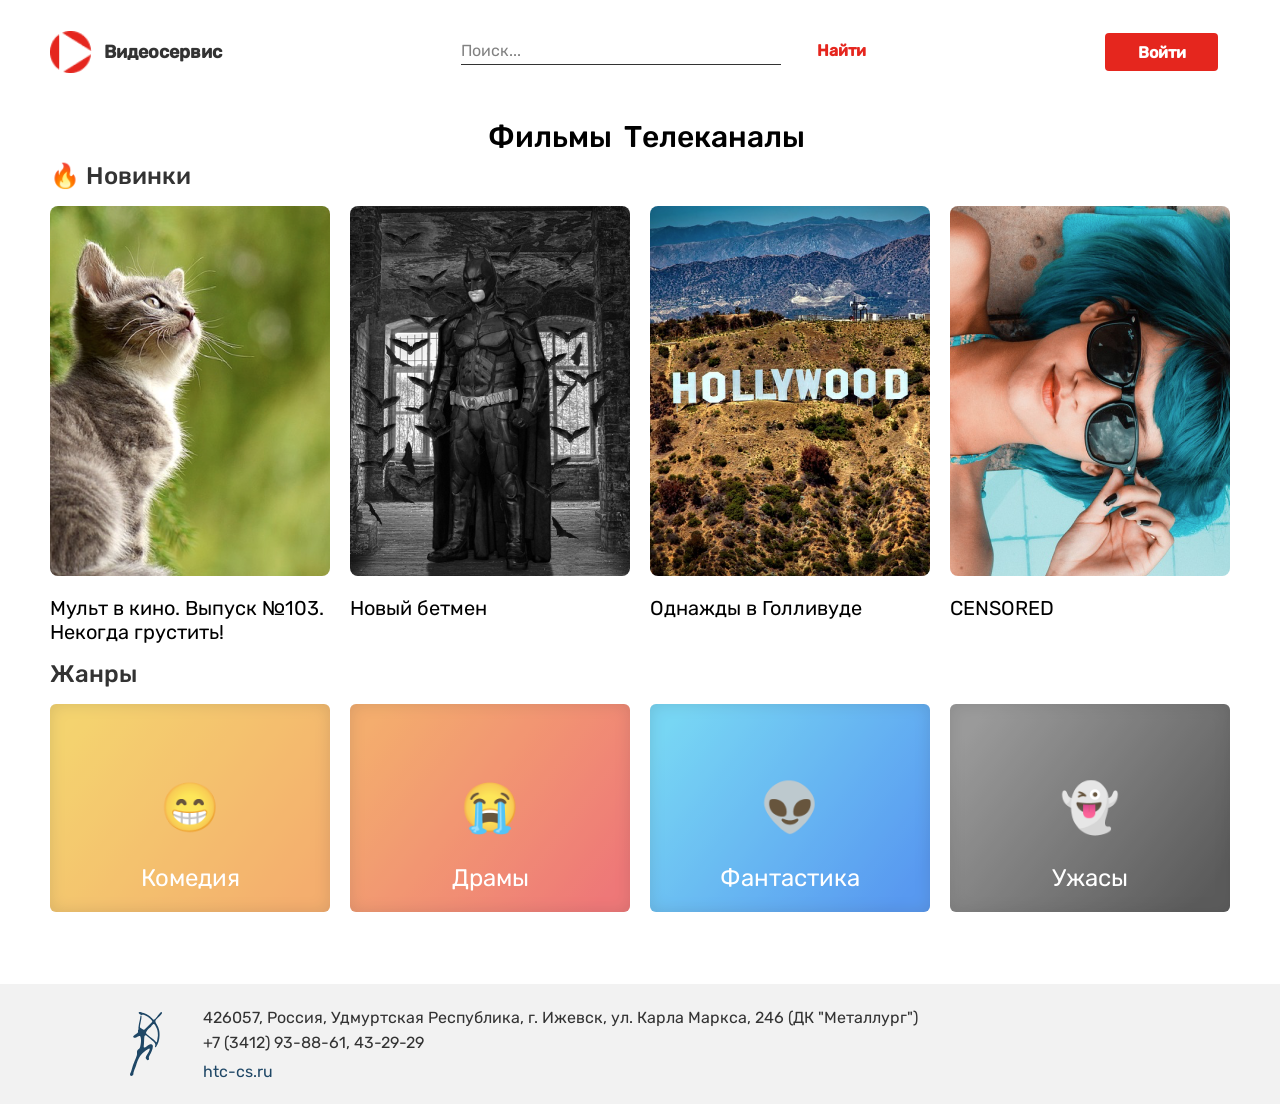
<file: index.html>
<!doctype html>
<html lang="ru">
<head>
    <meta charset="UTF-8">
    <meta name="viewport"
          content="width=device-width, initial-scale=1.0, maximum-scale=1.0, minimum-scale=1.0">
    <meta http-equiv="X-UA-Compatible" content="ie=edge">

    <link rel="stylesheet" href="css/style.css">
    <link rel="stylesheet" href="css/auth.css">

    <script src="auth.js"></script>

    <title>Фильмы/Телеканалы</title>
</head>

<div id="container-n" class="container-n">
    <div class="window">
        <p class="title">Вход</p>
        <input class="input-data" type="text" placeholder="Логин">
        <input class="input-data" type="text" placeholder="Пароль">
        <label class="checkbox-row">
            <input class="checkbox" type="checkbox">
            <span class="checkbox-visual"></span>
            <p class="checkbox-row-t">Запомнить</p>
        </label>
        <input class="btn auth-close" type="button" value="Войти">
    </div>
</div>


<body>
    <div class="container">
        <header class="header">
            <div class="header_logo">
                <img class="logo-img" src="img/sign.png" alt="" width="42" height="42">
                <p class="header-logo_name">Видеосервис</p>
            </div>
            <form action="">
                <input class="header_search-txt" type="text" placeholder="Поиск...">
                <input type="button" value="Найти" class="header_search-btn">
            </form>
            <form action="">
                <input type="button" value="Войти" class="header_enter-btn open-auth">
            </form>
        </header>
        <main>
            <nav class="nav-selector-div">
                <a href="" type="button" class="nav-selector">Фильмы</a>
                <a href="telechanals.html" type="button" class="nav-selector">Телеканалы</a>
            </nav>
            <div class="movies">
                <p class="movie-h">&#128293 Новинки</p>
                <div class="new">
                    <div class="new-item">
                        <img class="new-item-img" src="img/img_cat.png" alt="movie about cat">
                        <p class="new-item-p">Мульт в кино. Выпуск №103. Некогда грустить!</p>
                        <p class="new-item-p-desc">Lorem ipsum dolor sit amet, consectetur adipisicing elit. Dolore illo tempore veniam! Ea, impedit ipsa ipsam magnam maiores molestias nobis praesentium qui quibusdam, recusandae reiciendis, rerum temporibus ullam vero voluptatum!</p>
                    </div>
                    <div class="new-item">
                        <img class="new-item-img" src="img/img_bat.png" alt="movie about cat">
                        <p class="new-item-p">Новый бетмен</p>
                        <p class="new-item-p-desc">Lorem ipsum dolor sit amet, consectetur adipisicing elit. Dolore illo tempore veniam! Ea, impedit ipsa ipsam magnam maiores molestias nobis praesentium qui quibusdam, recusandae reiciendis, rerum temporibus ullam vero voluptatum!</p>
                    </div>
                    <div class="new-item">
                        <img class="new-item-img" src="img/img_holy.png" alt="movie about cat">
                        <p class="new-item-p">Однажды в Голливуде</p>
                        <p class="new-item-p-desc">Lorem ipsum dolor sit amet, consectetur adipisicing elit. Dolore illo tempore veniam! Ea, impedit ipsa ipsam magnam maiores molestias nobis praesentium qui quibusdam, recusandae reiciendis, rerum temporibus ullam vero voluptatum!</p>
                    </div>
                    <div class="new-item">
                        <img class="new-item-img" src="img/img_strip.png" alt="movie about cat">
                        <p class="new-item-p">CENSORED</p>
                        <p class="new-item-p-desc">Lorem ipsum dolor sit amet, consectetur adipisicing elit. Dolore illo tempore veniam! Ea, impedit ipsa ipsam magnam maiores molestias nobis praesentium qui quibusdam, recusandae reiciendis, rerum temporibus ullam vero voluptatum!</p>
                    </div>
                </div>
            </div>
            <div class="ganres">
                <p class="ganres-h">Жанры</p>
                <div class="ganres-cards">
                    <div class="ganres-items g1">
                        <p class="ganres-item-e">&#128513</p>
                        <p class="ganres-item-h">Комедия</p>
                    </div>
                    <div class="ganres-items g2">
                        <p class="ganres-item-e">&#128557</p>
                        <p class="ganres-item-h">Драмы</p>
                    </div>
                    <div class="ganres-items g3">
                        <p class="ganres-item-e">&#128125</p>
                        <p class="ganres-item-h">Фантастика</p>
                    </div>
                    <div class="ganres-items g4">
                        <p class="ganres-item-e">&#128123</p>
                        <p class="ganres-item-h">Ужасы</p>
                    </div>
                </div>
            </div>
        </main>
    </div>
    <footer class="footer">
        <div class="contanier footer-cotanier">
            <img src="img/logo.svg" alt="logo">
            <div class="footer-info">
                <p class="footer-info-p">426057, Россия, Удмуртская Республика, г. Ижевск, ул. Карла Маркса, 246 (ДК "Металлург")</p>
                <p class="footer-info-p">+7 (3412) 93-88-61, 43-29-29</p>
                <a class="footer-info-a" href="https://htc-cs.ru">htc-cs.ru</a>
            </div>
        </div>
    </footer>
</body>
</html>
</file>
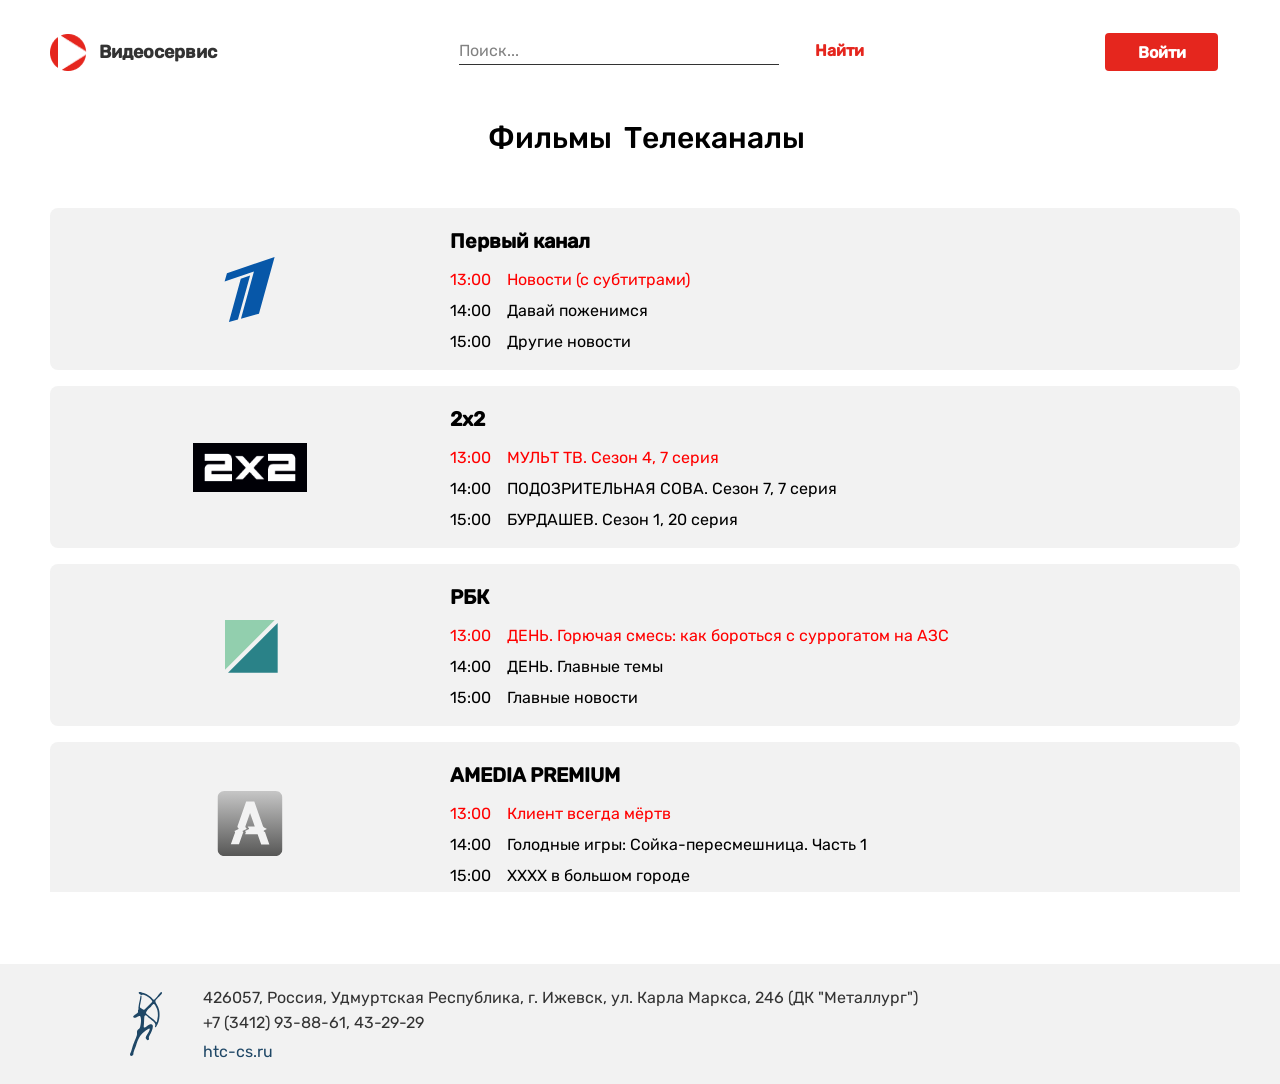
<file: telechanals.html>
<!doctype html>
<html lang="ru">
<head>
    <meta charset="UTF-8">
    <meta name="viewport"
          content="width=device-width, user-scalable=no, initial-scale=1.0, maximum-scale=1.0, minimum-scale=1.0">
    <meta http-equiv="X-UA-Compatible" content="ie=edge">
    <link rel="stylesheet" href="css/telechanals-style.css">
    <link rel="stylesheet" href="css/auth.css">
    <script src="auth.js"></script>
    <title>Telechanals</title>
</head>

<div id="container-n" class="container-n">
    <div class="window">
        <p class="title">Вход</p>
        <input class="input-data" type="text" placeholder="Логин">
        <input class="input-data" type="text" placeholder="Пароль">
        <label class="checkbox-row">
            <input class="checkbox" type="checkbox">
            <span class="checkbox-visual"></span>
            <p class="checkbox-row-t">Запомнить</p>
        </label>
        <input class="btn auth-close" type="button" value="Войти">
    </div>
</div>

<body>
<div class="container">
    <header class="header">
        <div class="header_logo">
            <img class="logo" src="img/sign.png" alt="">
            <p class="header-logo_name">Видеосервис</p>
        </div>
        <form action="">
            <input class="header_search-txt" type="text" placeholder="Поиск...">
            <input type="button" value="Найти" class="header_search-btn">
        </form>
        <form action="">
            <input type="button" value="Войти" class="header_enter-btn open-auth">
        </form>
    </header>
    <main>
        <nav class="nav-selector-div">
            <a href="index.html" type="button" class="nav-selector">Фильмы</a>
            <a href="" type="button" class="nav-selector">Телеканалы</a>
        </nav>
        <div class="page-data custom-scroll">
            <div class="block">
                <div class="block-image">
                    <img class="img1" src="img/1st.svg" alt="first channel">
                </div>
                <div class="block-data">
                    <p class="block-data-h">Первый канал</p>
                    <div class="block-data-menu">
                        <div>
                            <p class="time-m">13:00</p>
                            <p class="time-r">14:00</p>
                            <p class="time-r">15:00</p>
                        </div>
                        <div>
                            <p class="block-data-h-mt">Новости (с субтитрами)</p>
                            <p class="block-data-h-t">Давай поженимся</p>
                            <p class="block-data-h-t">Другие новости</p>
                        </div>
                    </div>
                </div>
            </div>
            <div class="block">
                <div class="block-image">
                    <img class="img2" src="img/2x2.svg" alt="2x2">
                </div>
                <div class="block-data">
                    <p class="block-data-h">2x2</p>
                    <div class="block-data-menu">
                        <div>
                            <p class="time-m">13:00</p>
                            <p class="time-r">14:00</p>
                            <p class="time-r">15:00</p>
                        </div>
                        <div>
                            <p class="block-data-h-mt">МУЛЬТ ТВ. Сезон 4, 7 серия</p>
                            <p class="block-data-h-t">ПОДОЗРИТЕЛЬНАЯ СОВА. Сезон 7, 7 серия</p>
                            <p class="block-data-h-t">БУРДАШЕВ. Сезон 1, 20 серия</p>
                        </div>
                    </div>
                </div>
            </div>
            <div class="block">
                <div class="block-image">
                    <div class="block-image">
                        <img class="img3-1" src="img/Fill 1 1.svg" alt="rbk2">
                        <img class="img3-2" src="img/Fill 2 1.svg" alt="rbk1">
                    </div>
                </div>
                <div class="block-data">
                    <p class="block-data-h">РБК</p>
                    <div class="block-data-menu">
                        <div>
                            <p class="time-m">13:00</p>
                            <p class="time-r">14:00</p>
                            <p class="time-r">15:00</p>
                        </div>
                        <div>
                            <p class="block-data-h-mt">ДЕНЬ. Горючая смесь: как бороться с суррогатом на АЗС</p>
                            <p class="block-data-h-t">ДЕНЬ. Главные темы</p>
                            <p class="block-data-h-t">Главные новости</p>
                        </div>
                    </div>
                </div>
            </div>
            <div class="block">
                <div class="block-image">
                    <img class="img4" src="img/amedia.svg" alt="amedia">
                </div>
                <div class="block-data">
                    <p class="block-data-h">AMEDIA PREMIUM</p>
                    <div class="block-data-menu">
                        <div>
                            <p class="time-m">13:00</p>
                            <p class="time-r">14:00</p>
                            <p class="time-r">15:00</p>
                        </div>
                        <div>
                            <p class="block-data-h-mt">Клиент всегда мёртв</p>
                            <p class="block-data-h-t">Голодные игры: Сойка-пересмешница. Часть 1</p>
                            <p class="block-data-h-t">XXXX в большом городе</p>
                        </div>
                    </div>
                </div>
            </div>
            <div class="block">
                <div class="block-image">
                    <div class="block-image">
                        <img class="img3-1" src="img/Fill 1 1.svg" alt="rbk2">
                        <img class="img3-2" src="img/Fill 2 1.svg" alt="rbk1">
                    </div>
                </div>
                <div class="block-data">
                    <p class="block-data-h">РБК</p>
                    <div class="block-data-menu">
                        <div>
                            <p class="time-m">13:00</p>
                            <p class="time-r">14:00</p>
                            <p class="time-r">15:00</p>
                        </div>
                        <div>
                            <p class="block-data-h-mt">ДЕНЬ. Горючая смесь: как бороться с суррогатом на АЗС</p>
                            <p class="block-data-h-t">ДЕНЬ. Главные темы</p>
                            <p class="block-data-h-t">Главные новости</p>
                        </div>
                    </div>
                </div>
            </div>
            <div class="block">
                <div class="block-image">
                    <img class="img4" src="img/amedia.svg" alt="amedia">
                </div>
                <div class="block-data">
                    <p class="block-data-h">AMEDIA PREMIUM</p>
                    <div class="block-data-menu">
                        <div>
                            <p class="time-m">13:00</p>
                            <p class="time-r">14:00</p>
                            <p class="time-r">15:00</p>
                        </div>
                        <div>
                            <p class="block-data-h-mt">Клиент всегда мёртв</p>
                            <p class="block-data-h-t">Голодные игры: Сойка-пересмешница. Часть 1</p>
                            <p class="block-data-h-t">XXXX в большом городе</p>
                        </div>
                    </div>
                </div>
            </div>
        </div>
    </main>
</div>
<footer class="footer">
    <div class="contanier footer-cotanier">
        <img src="img/logo.svg" alt="logo">
        <div class="footer-info">
            <p class="footer-info-p">426057, Россия, Удмуртская Республика, г. Ижевск, ул. Карла Маркса, 246 (ДК "Металлург")</p>
            <p class="footer-info-p">+7 (3412) 93-88-61, 43-29-29</p>
            <a class="footer-info-a" href="https://htc-cs.ru">htc-cs.ru</a>
        </div>
    </div>
</footer>
</body>
</html>
</file>
<file: css/style.css>
@font-face {
  font-family: RubicM;
  src: url("../font/Rubik-Medium.ttf");
}
@font-face {
  font-family: RubicR;
  src: url("../font/Rubik-Regular.ttf");
}
/*
////////////////////////  MIXINS  ////////////////////////
*/
/*
////////////////////////  SCSS  ////////////////////////
*/
* {
  margin: 0;
  padding: 0;
}

.container {
  width: 1180px;
  background-color: #ffffff;
  margin: 0 auto;
}

.header {
  height: 40px;
  background-color: #ffffff;
  margin-top: 32px;
  display: flex;
  justify-content: space-between;
  align-items: center;
}
.header_logo {
  display: flex;
  align-items: center;
}
.header-logo_name {
  font-family: RubicM;
  font-weight: bold;
  font-size: 18px;
  color: #333333;
  margin-left: 11.88px;
}
.header_search-txt {
  width: 320px;
  height: 25px;
  border: none;
  border-bottom: 1px solid #333333;
  background-color: transparent;
  font-family: RubicM;
}
.header_search-txt:focus {
  outline: none;
}
.header_search-txt::placeholder {
  font-size: 16px;
  color: #828282;
  font-family: RubicR;
}
.header_search-btn {
  font-family: RubicM;
  font-size: 16px;
  color: #E5261E;
  border: none;
  font-weight: bold;
  background-color: transparent;
  margin-left: 32px;
}
.header_enter-btn {
  font-family: RubicM;
  font-size: 16px;
  color: #ffffff;
  border: none;
  font-weight: bold;
  background-color: #E5261E;
  border-radius: 4px;
  width: 113px;
  height: 38px;
  margin-right: 11.88px;
}

.nav-selector-div {
  justify-content: center;
  display: flex;
  align-items: center;
  margin-top: 48px;
  height: 42px;
}

.nav-selector {
  font-family: RubicM;
  margin-left: 12px;
  border: none;
  text-decoration: none;
  font-size: 30px;
  background-color: transparent;
  color: black;
  padding-bottom: 9px;
}
.nav-selector:hover {
  margin-left: 12px;
  color: red;
  border: none;
  border-bottom: 3px solid red;
  padding-bottom: 6px;
  font-size: 30px;
  background-color: transparent;
}
.nav-selector-a {
  font-family: RubicM;
  margin-left: 12px;
  color: red;
  border: none;
  text-decoration: underline 5px;
  font-size: 30px;
  background-color: transparent;
}

.movie-h {
  font-family: RubicM;
  font-size: 24px;
  color: #333333;
  margin-bottom: 16px;
}

.ganres-h {
  font-family: RubicM;
  font-size: 24px;
  color: #333333;
  margin-bottom: 16px;
  margin-top: 16px;
}

.ganres-cards {
  display: flex;
  justify-content: space-between;
}

.ganres-items {
  width: 280px;
  height: 208px;
  font-size: 48px;
  background: linear-gradient(127.83deg, #F2C94C 8.44%, #F29A4A 91.36%);
  justify-content: center;
  display: flex;
  align-items: center;
  flex-direction: column;
  position: relative;
  border-radius: 6px;
  box-shadow: inset 0px 0px 16px rgba(0, 0, 0, 0.15);
  opacity: 0.8;
  cursor: pointer;
  transition: opacity 0.2s ease;
}
.ganres-items:hover {
  opacity: 1;
}

.ganres-item-e {
  font-size: 48px;
}

.ganres-item-h {
  font-size: 24px;
  color: #ffffff;
  position: absolute;
  top: 160px;
  font-family: RubicR;
}

.g1 {
  background: linear-gradient(127.83deg, #F2C94C 8.44%, #F29A4A 91.36%);
}

.g2 {
  background: linear-gradient(127.83deg, #F2994A 8.44%, #EB5757 91.36%);
}

.g3 {
  background: linear-gradient(127.83deg, #56CCF2 8.44%, #2F80ED 91.36%);
}

.g4 {
  background: linear-gradient(127.83deg, #828282 8.44%, #333333 91.36%);
}

.new {
  display: flex;
  flex-wrap: wrap;
  justify-content: space-between;
}

.new-item {
  width: 280px;
  position: relative;
}
.new-item-img {
  border-radius: 8px;
  margin-bottom: 16px;
}
.new-item-p {
  font-family: RubicR;
  font-size: 20px;
}
.new-item-p-desc {
  width: 280px;
  height: 370px;
  background-color: rgba(51, 51, 51, 0.6);
  font-size: 16px;
  color: #ffffff;
  border-radius: 8px;
  padding: 16px;
  line-height: 140%;
  box-sizing: border-box;
  opacity: 0;
  position: absolute;
  top: 0;
  right: 0;
}
.new-item:hover .new-item-p-desc {
  opacity: 1;
  cursor: pointer;
}

.footer {
  background-color: #F2F2F2;
  margin-top: 72px;
}
.footer-cotanier {
  height: 120px;
  display: flex;
  align-items: center;
  margin-left: 130px;
}
.footer-info {
  margin-left: 40px;
}
.footer-info-p {
  color: #333333;
  font-size: 16px;
  font-family: RubicR;
}
.footer-info-p:nth-child(2) {
  margin: 6px 0 10px 0;
}
.footer-info-a {
  color: #1F4766;
  font-size: 16px;
  font-family: RubicR;
  text-decoration: none;
}

/*
/////////////////////////// MEDIA ///////////////////////////
 */
@media (max-width: 900px) {
  .container {
    width: 390px;
    background-color: #ffffff;
    margin: 0 auto;
    align-content: center;
    align-items: center;
  }
  header, main, footer {
    margin-left: 3px;
  }
  .logo-img {
    width: 16px;
    height: 16px;
  }
  .header {
    height: 40px;
    background-color: #ffffff;
    margin-top: 11px;
    display: flex;
    justify-content: space-between;
    align-items: center;
  }
  .header_logo {
    display: flex;
    align-items: center;
  }
  .header-logo_name {
    font-family: RubicM;
    font-weight: bold;
    font-size: 9px;
    color: #333333;
    margin-left: 4px;
  }
  .header_search-txt {
    width: 126px;
    height: 30px;
    border: none;
    border-bottom: 1px solid #333333;
    background-color: transparent;
    font-family: RubicM;
  }
  .header_search-txt:focus {
    outline: none;
  }
  .header_search-txt::placeholder {
    font-size: 8px;
    color: #828282;
    font-family: RubicR;
  }
  .header_search-btn {
    font-family: RubicM;
    font-size: 16px;
    color: #E5261E;
    border: none;
    font-weight: bold;
    background-color: transparent;
    font-size: 8px;
    margin-left: 11px;
  }
  .header_enter-btn {
    font-family: RubicM;
    font-size: 16px;
    color: #ffffff;
    border: none;
    font-weight: bold;
    background-color: #E5261E;
    border-radius: 4px;
    width: 69px;
    height: 24px;
    font-size: 8px;
    margin-right: 4px;
  }
  .nav-selector-div {
    justify-content: center;
    display: flex;
    align-items: center;
    margin-top: 16px;
    height: 42px;
  }
  .nav-selector {
    font-family: RubicM;
    margin-left: 4px;
    border: none;
    text-decoration: none;
    font-size: 13px;
    background-color: transparent;
    color: black;
    padding-bottom: 3px;
  }
  .nav-selector:hover {
    margin-left: 4px;
    color: red;
    border: none;
    border-bottom: 2px solid red;
    padding-bottom: 2px;
    font-size: 13px;
    background-color: transparent;
  }
  .nav-selector-a {
    font-family: RubicM;
    margin-left: 4px;
    color: red;
    border: none;
    text-decoration: underline 3px;
    font-size: 13px;
    background-color: transparent;
  }
  .movie-h {
    font-family: RubicM;
    font-size: 11px;
    color: #333333;
    margin-bottom: 5px;
  }
  .ganres-h {
    font-family: RubicM;
    font-size: 11px;
    color: #333333;
    margin-bottom: 5px;
    margin-top: 5px;
  }
  .ganres-cards {
    display: flex;
    justify-content: space-between;
    flex-wrap: wrap;
  }
  .ganres-items {
    width: 167px;
    height: 124px;
    font-size: 19px;
    border-radius: 6px;
    position: relative;
    background: linear-gradient(127.83deg, #F2C94C 8.44%, #F29A4A 91.36%);
    box-shadow: inset 0px 0px 16px rgba(0, 0, 0, 0.15);
    justify-content: center;
    display: flex;
    align-items: center;
    flex-direction: column;
    opacity: 0.8;
    flex: 1 1 167px;
    margin-right: 5px;
    margin-bottom: 5px;
  }
  .ganres-items:hover {
    opacity: 1;
  }
  .ganres-item-e {
    font-size: 19px;
  }
  .ganres-item-h {
    font-size: 11px;
    color: #ffffff;
    position: absolute;
    top: 95px;
    font-family: RubicR;
  }
  .g1 {
    background: linear-gradient(127.83deg, #F2C94C 8.44%, #F29A4A 91.36%);
  }
  .g2 {
    background: linear-gradient(127.83deg, #F2994A 8.44%, #EB5757 91.36%);
  }
  .g3 {
    background: linear-gradient(127.83deg, #56CCF2 8.44%, #2F80ED 91.36%);
  }
  .g4 {
    background: linear-gradient(127.83deg, #828282 8.44%, #333333 91.36%);
  }
  .new {
    display: flex;
    flex-wrap: wrap;
    justify-content: space-between;
  }
  .new-item {
    width: 93px;
    position: relative;
    flex-wrap: wrap;
    flex: 1 1 186px;
    margin-bottom: 5px;
  }
  .new-item-img {
    border-radius: 8px;
    margin-bottom: 5px;
    width: 186px;
    height: 246px;
  }
  .new-item-p {
    font-family: RubicR;
    font-size: 10px;
  }
  .new-item-p-desc {
    width: 186px;
    height: 246px;
    background-color: rgba(51, 51, 51, 0.6);
    font-size: 8px;
    color: #ffffff;
    border-radius: 8px;
    padding: 3px;
    line-height: 140%;
    box-sizing: border-box;
    opacity: 0;
    position: absolute;
    top: 0;
    right: 7px;
  }
  .new-item:hover .new-item-p-desc {
    opacity: 1;
    cursor: pointer;
  }
  .footer {
    background-color: #F2F2F2;
    margin-top: 30px;
    margin-bottom: 20px;
  }
  .footer-cotanier {
    height: 120px;
    display: flex;
    align-items: center;
    margin-left: 0px;
  }
  .footer-info {
    margin-left: 14px;
  }
  .footer-info-p {
    color: #333333;
    font-size: 8px;
    font-family: RubicR;
  }
  .footer-info-p:nth-child(2) {
    margin: 6px 0 10px 0;
  }
  .footer-info-a {
    color: #1F4766;
    font-size: 8px;
    font-family: RubicR;
    text-decoration: none;
  }
}

/*# sourceMappingURL=style.css.map */
</file>
<file: css/auth.css>
@font-face {
  font-family: RubicM;
  src: url("../font/Rubik-Medium.ttf");
}
@font-face {
  font-family: RubicR;
  src: url("../font/Rubik-Regular.ttf");
}
* {
  margin: 0;
  padding: 0;
}

.container-n {
  width: 100%;
  height: 100%;
  margin: 0;
  align-items: center;
  justify-content: center;
  background-color: rgba(51, 51, 51, 0.6);
  display: none;
  position: fixed;
  inset: 0;
  z-index: 10;
}

.window {
  width: 304px;
  height: 394px;
  background-color: #ffffff;
  border-radius: 6px;
  display: flex;
  flex-direction: column;
  align-items: center;
}

.title {
  font-family: RubicM;
  font-size: 28px;
  margin-top: 36px;
  color: #333333;
}

.input-data {
  width: 232px;
  height: 25px;
  margin-top: 24px;
  font-family: RubicR;
  font-size: 16px;
  border: none;
  border-bottom: 1px solid #333333;
  outline: none;
  color: #333333;
}
.input-data::placeholder {
  color: #828282;
}

.checkbox-row {
  width: 108px;
  height: 19px;
  margin-top: 23px;
  display: flex;
  margin-right: 160px;
  margin-left: 36px;
}
.checkbox-row-t {
  font-family: RubicR;
  font-size: 16px;
  margin-left: 8px;
}

.checkbox {
  position: absolute;
  opacity: 0;
  cursor: pointer;
  z-index: -1;
}
.checkbox-visual {
  display: inline-block;
  width: 16px;
  height: 16px;
  border: 2px solid #333333;
  background-color: transparent;
  border-radius: 4px;
  margin-right: 8px;
  position: relative;
  flex-shrink: 0;
}
.checkbox-visual::after {
  content: "";
  position: absolute;
  left: 5px;
  top: 2px;
  width: 5.5px;
  height: 10px;
  border: solid #E5261E;
  border-width: 0 2px 2px 0;
  transform: translateY(-1.5px) rotate(45deg);
  opacity: 0;
  transition: opacity 0.2s ease;
  margin: 0;
}
.checkbox:checked + .checkbox-visual::after {
  opacity: 1;
}

.btn {
  margin-top: 111px;
  background-color: #E5261E;
  color: #ffffff;
  font-family: RubicM;
  font-size: 16px;
  width: 113px;
  height: 38px;
  border: none;
  border-radius: 4px;
}
.btn:hover {
  background-color: #CC221B;
}

/*# sourceMappingURL=auth.css.map */
</file>
<file: css/telechanals-style.css>
@font-face {
  font-family: RubicM;
  src: url("../font/Rubik-Medium.ttf");
}
@font-face {
  font-family: RubicR;
  src: url("../font/Rubik-Regular.ttf");
}
* {
  margin: 0;
  padding: 0;
}

.container {
  width: 1180px;
  background-color: #ffffff;
  margin: 0 auto;
}

.logo {
  width: 37px;
  height: 37px;
}

.header {
  height: 40px;
  background-color: #ffffff;
  margin-top: 32px;
  display: flex;
  justify-content: space-between;
  align-items: center;
}
.header_logo {
  display: flex;
  align-items: center;
}
.header-logo_name {
  font-family: RubicM;
  font-weight: bold;
  font-size: 18px;
  color: #333333;
  margin-left: 11.88px;
}
.header_search-txt {
  width: 320px;
  height: 25px;
  border: none;
  border-bottom: 1px solid #333333;
  background-color: transparent;
  font-family: RubicM;
}
.header_search-txt:focus {
  outline: none;
}
.header_search-txt::placeholder {
  font-size: 16px;
  color: #828282;
  font-family: RubicR;
}
.header_search-btn {
  font-family: RubicM;
  font-size: 16px;
  color: #E5261E;
  border: none;
  font-weight: bold;
  background-color: transparent;
  margin-left: 32px;
}
.header_enter-btn {
  font-family: RubicM;
  font-size: 16px;
  width: 113px;
  height: 38px;
  color: #ffffff;
  border: none;
  border-radius: 4px;
  font-weight: bold;
  background-color: #E5261E;
  margin-right: 11.88px;
}

.nav-selector-div {
  justify-content: center;
  display: flex;
  align-items: center;
  margin-top: 48px;
}

.nav-selector {
  font-family: RubicM;
  margin-left: 12px;
  border: none;
  text-decoration: none;
  font-size: 30px;
  background-color: transparent;
  color: black;
  padding-bottom: 9px;
}
.nav-selector:hover {
  margin-left: 12px;
  color: red;
  border: none;
  border-bottom: 3px solid red;
  padding-bottom: 6px;
  font-size: 30px;
  background-color: transparent;
}
.nav-selector-a {
  font-family: RubicM;
  margin-left: 12px;
  color: red;
  border: none;
  text-decoration: underline 5px;
  font-size: 30px;
  background-color: transparent;
}

.page-data {
  margin-top: 27px;
}

.block {
  display: flex;
  margin-top: 16px;
  background-color: #F2F2F2;
  border-radius: 8px;
  margin-right: 10px;
}
.block-image {
  width: 400px;
  height: 162px;
  place-items: center;
  display: flex;
  position: relative;
  justify-content: center;
}
.block-data-h {
  font-family: RubicM;
  font-weight: bold;
  font-size: 20px;
  margin-top: 21px;
}
.block-data-h-mt {
  font-family: RubicR;
  color: red;
  margin-top: 17px;
}
.block-data-h-t {
  font-family: RubicR;
  margin-top: 12px;
}
.block-data-menu {
  display: flex;
}

.time-m {
  font-family: RubicR;
  color: red;
  margin-top: 17px;
  margin-right: 16px;
}

.time-r {
  font-family: RubicR;
  margin-top: 12px;
  margin-right: 16px;
}

.img1 {
  width: 114px;
  height: 65px;
}

.img2 {
  width: 114px;
  height: 65px;
}

.img3-1 {
  width: 49.68px;
  height: 49.68px;
  position: absolute;
}

.img3-2 {
  width: 49.68px;
  height: 49.68px;
  margin-left: 6px;
  margin-top: 6px;
  position: absolute;
}

.img4 {
  width: 114px;
  height: 65px;
}

.custom-scroll {
  height: 700px;
  overflow-y: auto;
  width: 1200px;
}
.custom-scroll::-webkit-scrollbar {
  width: 8px;
}
.custom-scroll::-webkit-scrollbar-track {
  background: #F2F2F2;
  border-radius: 6px;
}
.custom-scroll::-webkit-scrollbar-thumb {
  background: #BDBDBD;
  border-radius: 6px;
  border: 2px solid #F2F2F2;
}
.custom-scroll::-webkit-scrollbar-thumb:hover {
  background: #BDBDBD;
}

.footer {
  background-color: #F2F2F2;
  margin-top: 72px;
}
.footer-cotanier {
  height: 120px;
  display: flex;
  align-items: center;
  margin-left: 130px;
}
.footer-info {
  margin-left: 40px;
}
.footer-info-p {
  color: #333333;
  font-size: 16px;
  font-family: RubicR;
}
.footer-info-p:nth-child(2) {
  margin: 6px 0 10px 0;
}
.footer-info-a {
  color: #1F4766;
  font-size: 16px;
  font-family: RubicR;
  text-decoration: none;
}

/*
/////////////////// MOBILE ///////////////////
*/
@media (max-width: 900px) {
  .container {
    width: 390px;
    margin: 0 auto;
    align-content: center;
    align-items: center;
  }
  .logo {
    width: 16px;
    height: 16px;
  }
  header, main, footer {
    margin-left: 3px;
  }
  .header {
    height: 40px;
    margin-top: 11px;
    display: flex;
    justify-content: space-between;
    align-items: center;
  }
  .header_logo {
    display: flex;
    align-items: center;
  }
  .header-logo_name {
    font-family: RubicM;
    font-weight: bold;
    font-size: 9px;
    color: #333333;
    margin-left: 4px;
  }
  .header_search-txt {
    width: 126px;
    height: 30px;
    border: none;
    border-bottom: 1px solid #333333;
    background-color: transparent;
    font-family: RubicM;
  }
  .header_search-txt:focus {
    outline: none;
  }
  .header_search-txt::placeholder {
    font-size: 8px;
    color: #828282;
    font-family: RubicR;
  }
  .header_search-btn {
    font-family: RubicM;
    font-size: 8px;
    color: #E5261E;
    border: none;
    font-weight: bold;
    background-color: transparent;
    margin-left: 11px;
  }
  .header_enter-btn {
    font-family: RubicM;
    font-size: 8px;
    width: 69px;
    height: 24px;
    color: #ffffff;
    border: none;
    border-radius: 4px;
    font-weight: bold;
    background-color: #E5261E;
    margin-right: 4px;
  }
  .nav-selector-div {
    justify-content: center;
    display: flex;
    align-items: center;
    margin-top: 16px;
    height: 42px;
  }
  .nav-selector {
    font-family: RubicM;
    margin-left: 4px;
    border: none;
    text-decoration: none;
    font-size: 13px;
    background-color: transparent;
    color: black;
    padding-bottom: 3px;
  }
  .nav-selector:hover {
    margin-left: 4px;
    color: red;
    border: none;
    border-bottom: 2px solid red;
    padding-bottom: 2px;
    font-size: 13px;
    background-color: transparent;
  }
  .nav-selector-a {
    font-family: RubicM;
    margin-left: 4px;
    color: red;
    border: none;
    text-decoration: underline 3px;
    font-size: 13px;
    background-color: transparent;
  }
  .page-data {
    margin-top: 16px;
  }
  .block {
    display: flex;
    margin-top: 5px;
    background-color: #F2F2F2;
    border-radius: 6px;
    margin-right: 5px;
  }
  .block-image {
    width: 150px;
    height: 75px;
    place-items: center;
    display: flex;
    position: relative;
    justify-content: center;
  }
  .block-data-h {
    font-family: RubicM;
    font-weight: bold;
    font-size: 9px;
    margin-top: 8px;
  }
  .block-data-h-mt {
    font-family: RubicR;
    color: red;
    margin-top: 7px;
    font-size: 9px;
  }
  .block-data-h-t {
    font-family: RubicR;
    margin-top: 5px;
    font-size: 9px;
  }
  .block-data-menu {
    display: flex;
  }
  .time-m {
    font-family: RubicR;
    color: red;
    margin-top: 7px;
    margin-right: 6px;
    font-size: 9px;
  }
  .time-r {
    font-family: RubicR;
    margin-top: 5px;
    margin-right: 6px;
    font-size: 9px;
  }
  .img1,
  .img2,
  .img4 {
    width: 75px;
    height: 43px;
  }
  .img3-1 {
    width: 31px;
    height: 31px;
    position: absolute;
  }
  .img3-2 {
    width: 31px;
    height: 31px;
    margin-left: 2px;
    margin-top: 2px;
    position: absolute;
  }
  .custom-scroll {
    height: 500px;
    overflow-y: auto;
    width: 390px;
  }
  .custom-scroll::-webkit-scrollbar {
    width: 6px;
  }
  .custom-scroll::-webkit-scrollbar-track {
    background: #F2F2F2;
    border-radius: 6px;
  }
  .custom-scroll::-webkit-scrollbar-thumb {
    background: #BDBDBD;
    border-radius: 6px;
    border: 2px solid #F2F2F2;
  }
  .custom-scroll::-webkit-scrollbar-thumb:hover {
    background: #BDBDBD;
  }
  .footer {
    background-color: #F2F2F2;
    margin-top: 32px;
  }
  .footer-cotanier {
    height: 120px;
    display: flex;
    align-items: center;
    margin-left: 0px;
  }
  .footer-info {
    margin-left: 14px;
  }
  .footer-info-p {
    color: #333333;
    font-size: 8px;
    font-family: RubicR;
  }
  .footer-info-p:nth-child(2) {
    margin: 6px 0 10px 0;
  }
  .footer-info-a {
    color: #1F4766;
    font-size: 8px;
    font-family: RubicR;
    text-decoration: none;
  }
}

/*# sourceMappingURL=telechanals-style.css.map */
</file>
